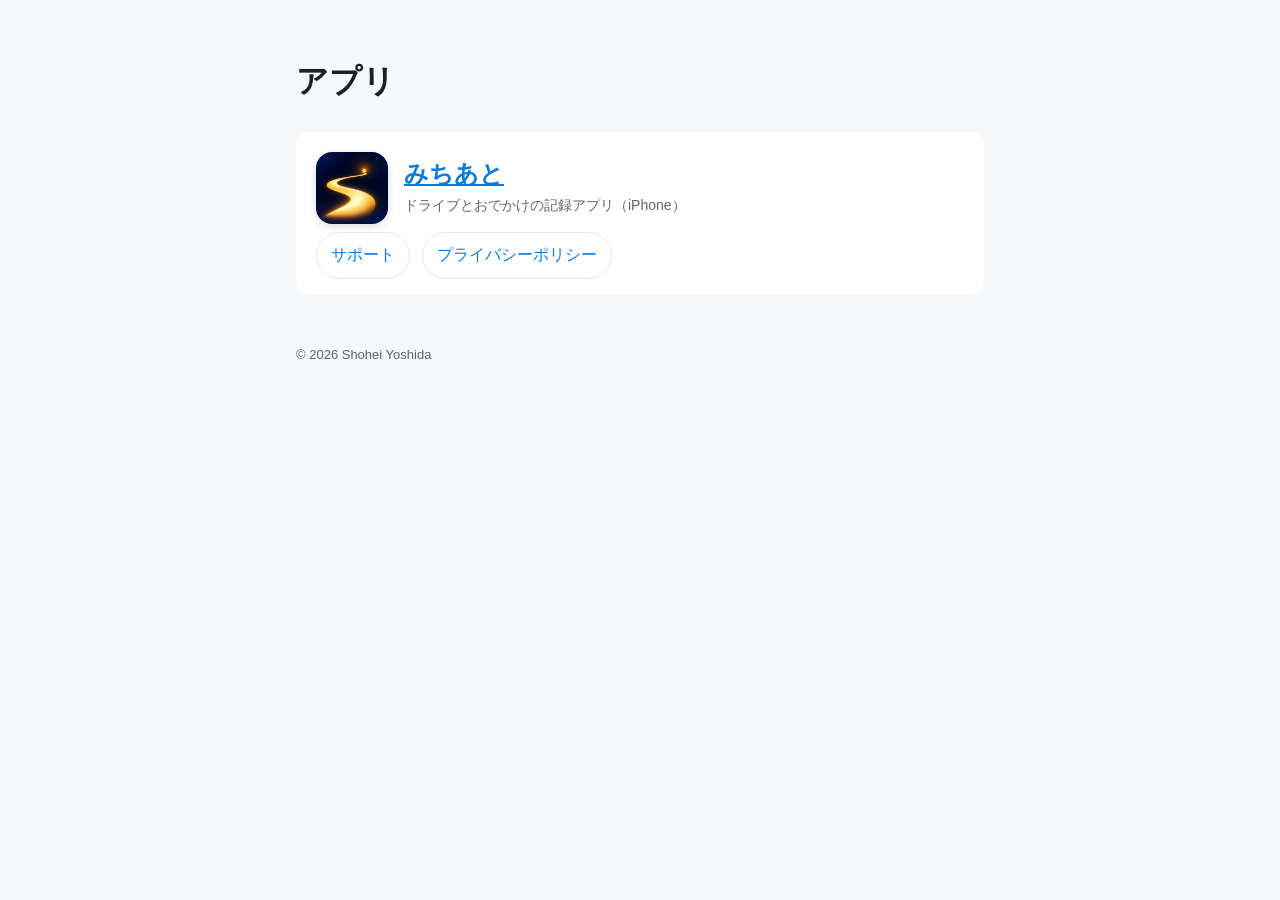
<file: index.html>
<!doctype html>
<html lang="ja">
<head>
<meta charset="utf-8">
<meta name="viewport" content="width=device-width, initial-scale=1">
<title>Shohei Yoshida のアプリ</title>
<link rel="stylesheet" href="michiato/style.css">
</head>
<body>
<main>
  <h1>アプリ</h1>
  <section class="card">
    <header class="app" style="margin:16px 0 8px">
      <img src="michiato/icon.png" alt="みちあと のアイコン">
      <div>
        <h1><a href="michiato/">みちあと</a></h1>
        <p>ドライブとおでかけの記録アプリ（iPhone）</p>
      </div>
    </header>
    <nav class="links">
      <a href="michiato/">サポート</a>
      <a href="michiato/privacy.html">プライバシーポリシー</a>
    </nav>
  </section>
  <footer><p>© 2026 Shohei Yoshida</p></footer>
</main>
</body>
</html>
</file>
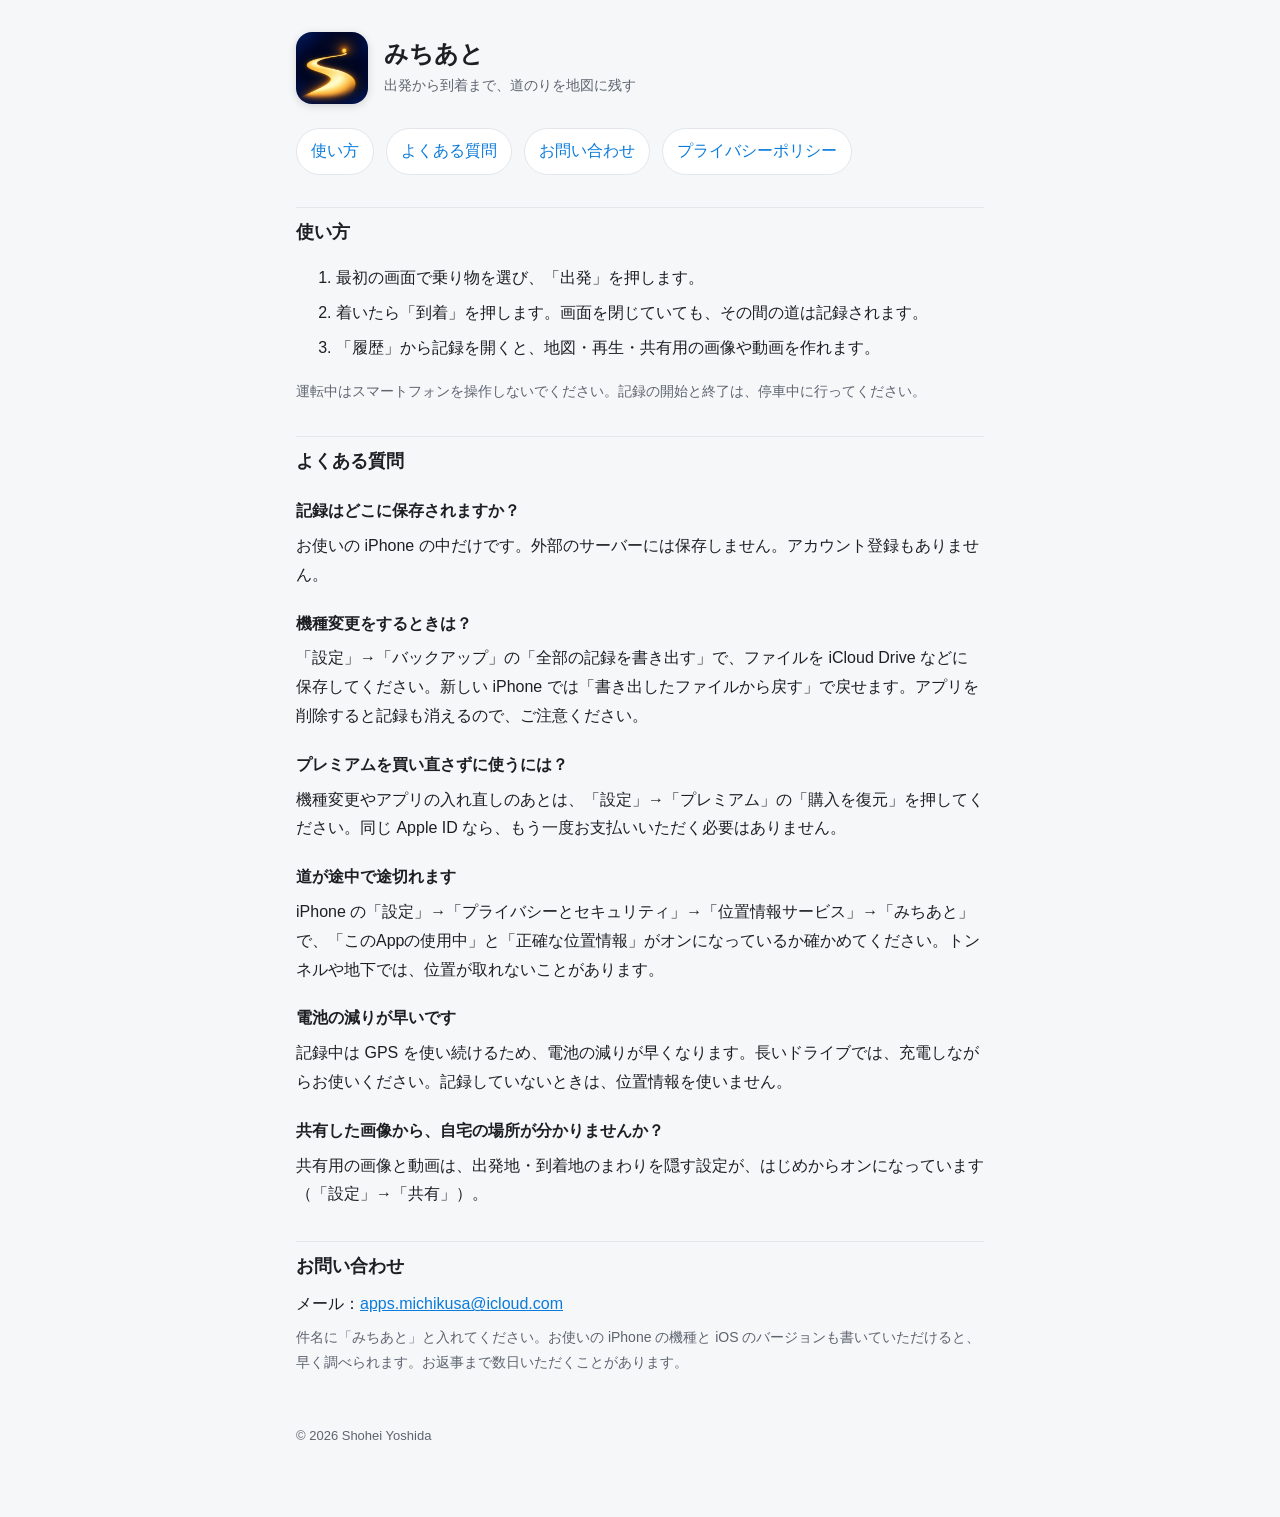
<file: michiato/index.html>
<!doctype html>
<html lang="ja">
<head>
<meta charset="utf-8">
<meta name="viewport" content="width=device-width, initial-scale=1">
<title>みちあと サポート</title>
<meta name="description" content="ドライブとおでかけの記録アプリ「みちあと」のサポートページです。使い方・よくある質問・お問い合わせ先。">
<link rel="stylesheet" href="style.css">
</head>
<body>
<main>
  <header class="app">
    <img src="icon.png" alt="みちあと のアイコン">
    <div>
      <h1>みちあと</h1>
      <p>出発から到着まで、道のりを地図に残す</p>
    </div>
  </header>

  <nav class="links">
    <a href="#howto">使い方</a>
    <a href="#faq">よくある質問</a>
    <a href="#contact">お問い合わせ</a>
    <a href="privacy.html">プライバシーポリシー</a>
  </nav>

  <h2 id="howto">使い方</h2>
  <ol>
    <li>最初の画面で乗り物を選び、「出発」を押します。</li>
    <li>着いたら「到着」を押します。画面を閉じていても、その間の道は記録されます。</li>
    <li>「履歴」から記録を開くと、地図・再生・共有用の画像や動画を作れます。</li>
  </ol>
  <p class="sub">運転中はスマートフォンを操作しないでください。記録の開始と終了は、停車中に行ってください。</p>

  <h2 id="faq">よくある質問</h2>

  <h3>記録はどこに保存されますか？</h3>
  <p>お使いの iPhone の中だけです。外部のサーバーには保存しません。アカウント登録もありません。</p>

  <h3>機種変更をするときは？</h3>
  <p>「設定」→「バックアップ」の「全部の記録を書き出す」で、ファイルを iCloud Drive などに保存してください。新しい iPhone では「書き出したファイルから戻す」で戻せます。アプリを削除すると記録も消えるので、ご注意ください。</p>

  <h3>プレミアムを買い直さずに使うには？</h3>
  <p>機種変更やアプリの入れ直しのあとは、「設定」→「プレミアム」の「購入を復元」を押してください。同じ Apple ID なら、もう一度お支払いいただく必要はありません。</p>

  <h3>道が途中で途切れます</h3>
  <p>iPhone の「設定」→「プライバシーとセキュリティ」→「位置情報サービス」→「みちあと」で、「このAppの使用中」と「正確な位置情報」がオンになっているか確かめてください。トンネルや地下では、位置が取れないことがあります。</p>

  <h3>電池の減りが早いです</h3>
  <p>記録中は GPS を使い続けるため、電池の減りが早くなります。長いドライブでは、充電しながらお使いください。記録していないときは、位置情報を使いません。</p>

  <h3>共有した画像から、自宅の場所が分かりませんか？</h3>
  <p>共有用の画像と動画は、出発地・到着地のまわりを隠す設定が、はじめからオンになっています（「設定」→「共有」）。</p>

  <h2 id="contact">お問い合わせ</h2>
  <p>メール：<a href="mailto:apps.michikusa@icloud.com?subject=%E3%81%BF%E3%81%A1%E3%81%82%E3%81%A8%20%E3%81%AB%E3%81%A4%E3%81%84%E3%81%A6">apps.michikusa@icloud.com</a></p>
  <p class="sub">件名に「みちあと」と入れてください。お使いの iPhone の機種と iOS のバージョンも書いていただけると、早く調べられます。お返事まで数日いただくことがあります。</p>

  <footer>
    <p>© 2026 Shohei Yoshida</p>
  </footer>
</main>
</body>
</html>
</file>
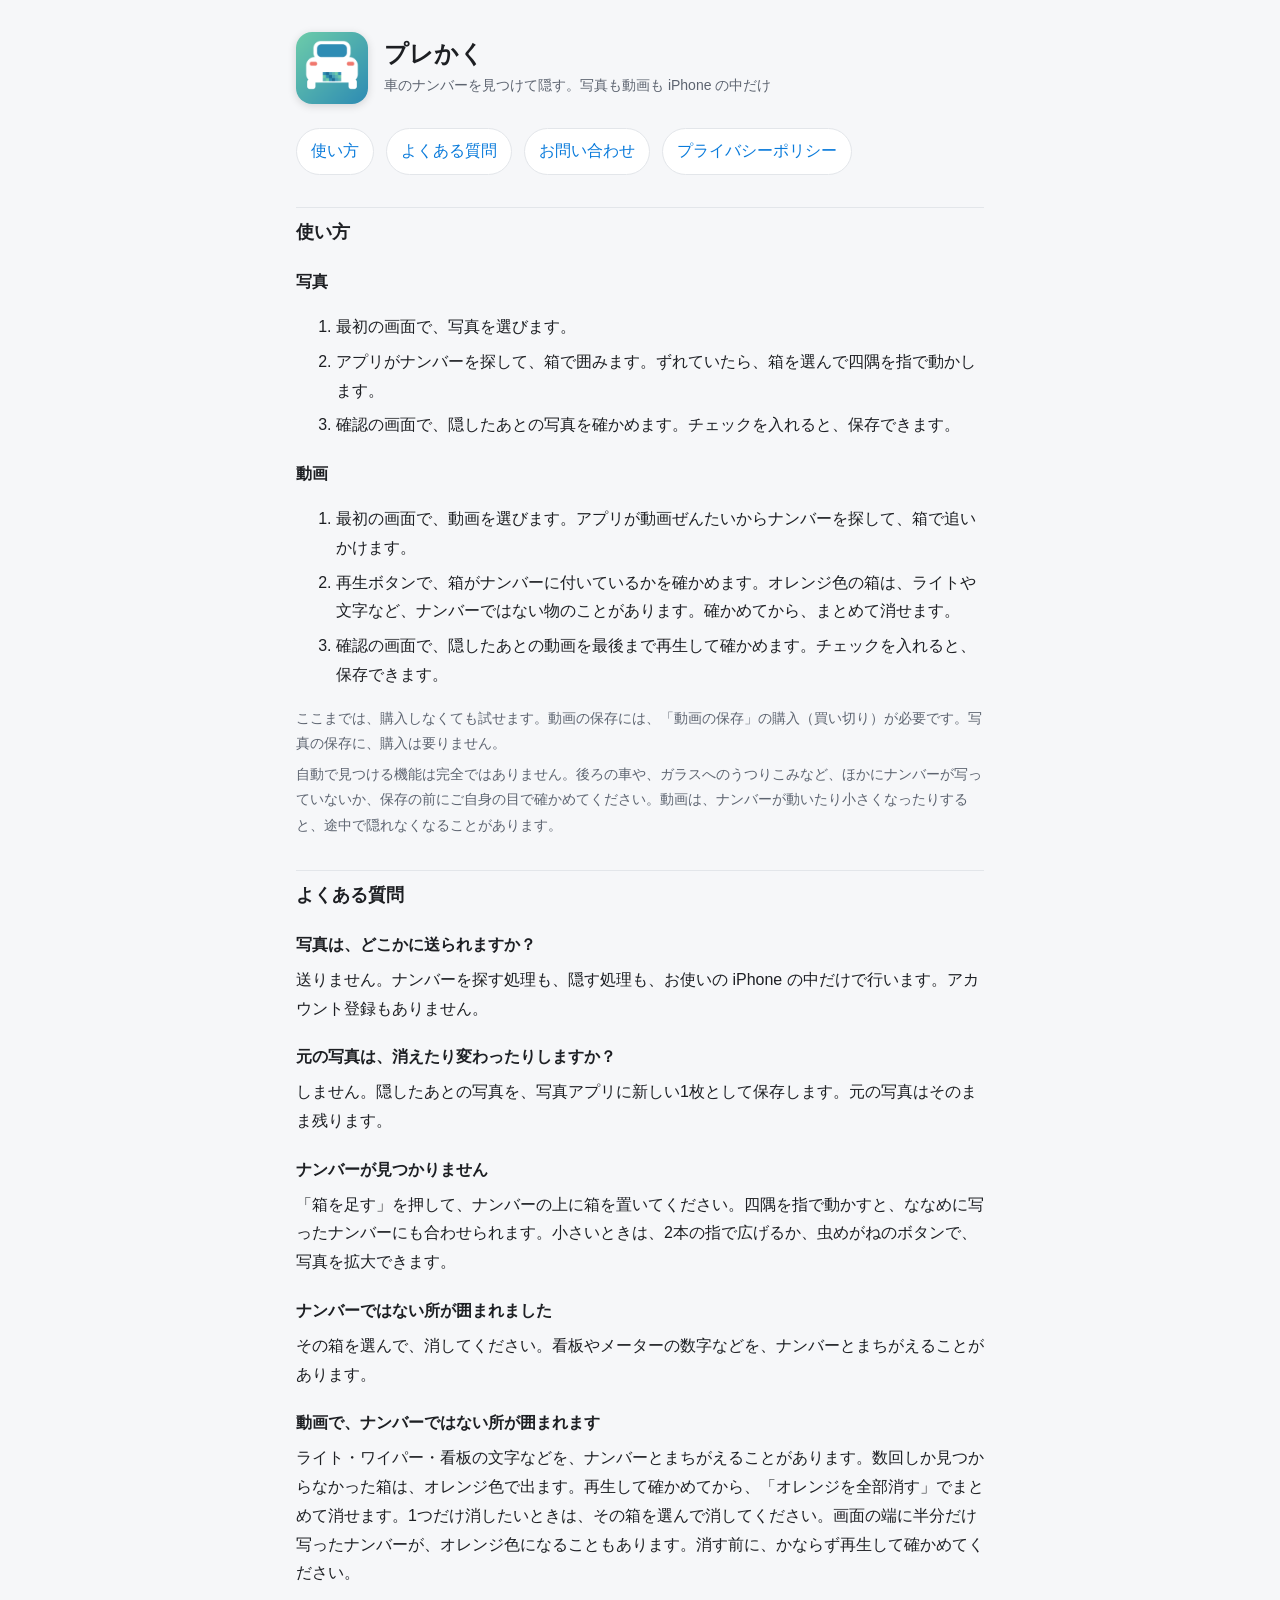
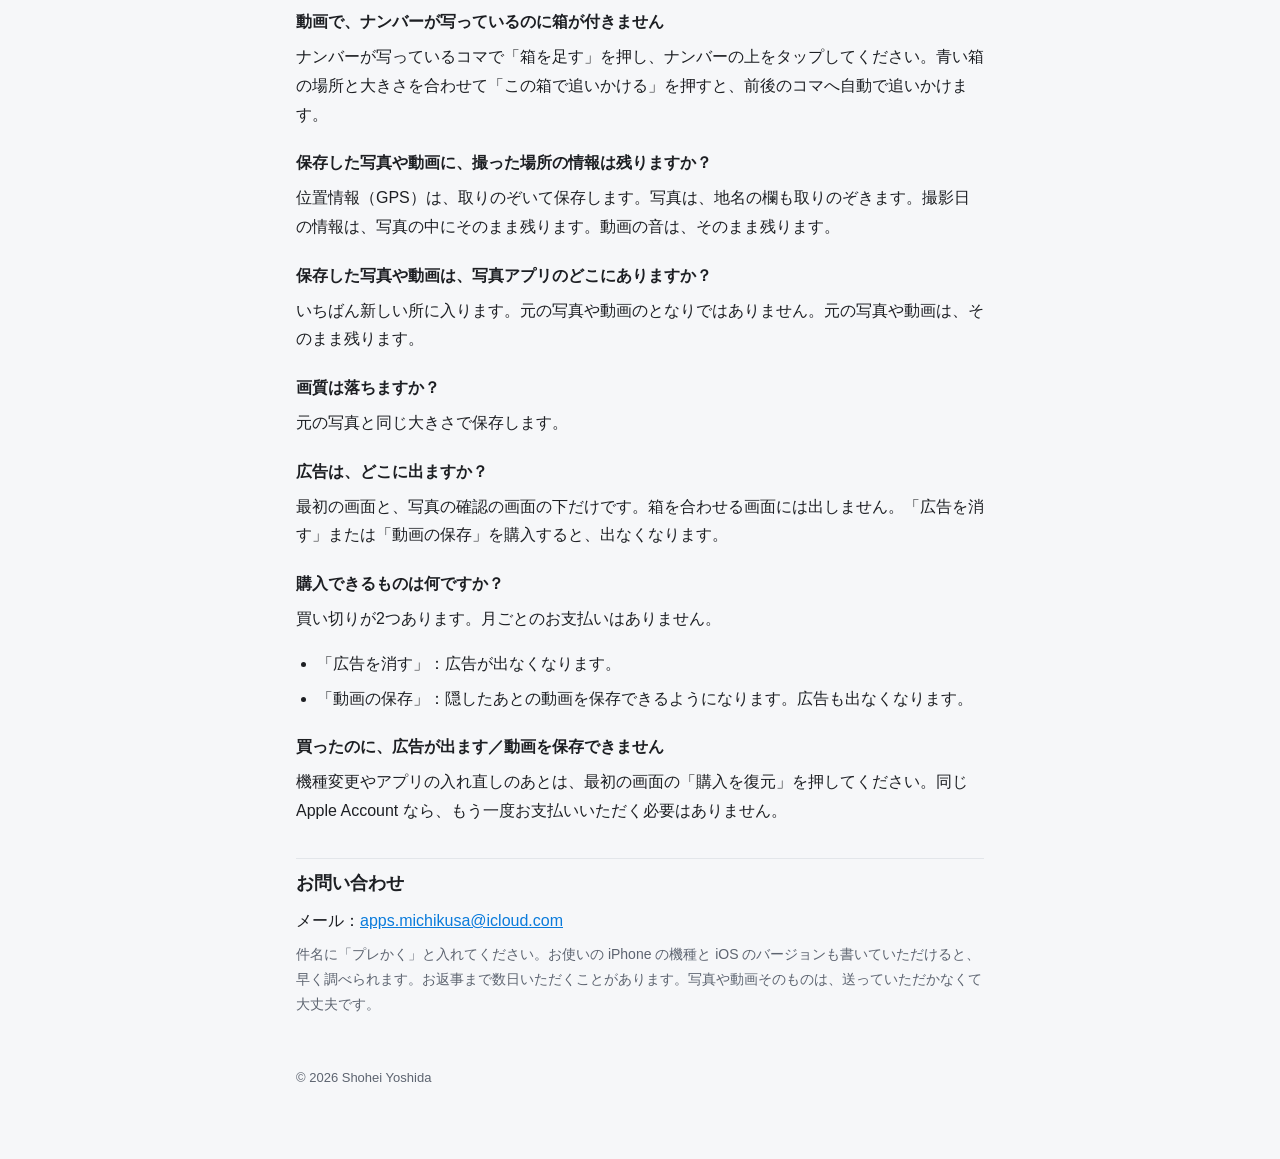
<file: prekaku/index.html>
<!doctype html>
<html lang="ja">
<head>
<meta charset="utf-8">
<meta name="viewport" content="width=device-width, initial-scale=1">
<title>プレかく サポート</title>
<meta name="description" content="写真と動画の、車のナンバープレートを隠すアプリ「プレかく」のサポートページです。使い方・よくある質問・お問い合わせ先。">
<link rel="stylesheet" href="style.css">
</head>
<body>
<main>
  <header class="app">
    <img src="icon.png" alt="プレかく のアイコン">
    <div>
      <h1>プレかく</h1>
      <p>車のナンバーを見つけて隠す。写真も動画も iPhone の中だけ</p>
    </div>
  </header>

  <nav class="links">
    <a href="#howto">使い方</a>
    <a href="#faq">よくある質問</a>
    <a href="#contact">お問い合わせ</a>
    <a href="privacy.html">プライバシーポリシー</a>
  </nav>

  <h2 id="howto">使い方</h2>
  <h3>写真</h3>
  <ol>
    <li>最初の画面で、写真を選びます。</li>
    <li>アプリがナンバーを探して、箱で囲みます。ずれていたら、箱を選んで四隅を指で動かします。</li>
    <li>確認の画面で、隠したあとの写真を確かめます。チェックを入れると、保存できます。</li>
  </ol>
  <h3>動画</h3>
  <ol>
    <li>最初の画面で、動画を選びます。アプリが動画ぜんたいからナンバーを探して、箱で追いかけます。</li>
    <li>再生ボタンで、箱がナンバーに付いているかを確かめます。オレンジ色の箱は、ライトや文字など、ナンバーではない物のことがあります。確かめてから、まとめて消せます。</li>
    <li>確認の画面で、隠したあとの動画を最後まで再生して確かめます。チェックを入れると、保存できます。</li>
  </ol>
  <p class="sub">ここまでは、購入しなくても試せます。動画の保存には、「動画の保存」の購入（買い切り）が必要です。写真の保存に、購入は要りません。</p>
  <p class="sub">自動で見つける機能は完全ではありません。後ろの車や、ガラスへのうつりこみなど、ほかにナンバーが写っていないか、保存の前にご自身の目で確かめてください。動画は、ナンバーが動いたり小さくなったりすると、途中で隠れなくなることがあります。</p>

  <h2 id="faq">よくある質問</h2>

  <h3>写真は、どこかに送られますか？</h3>
  <p>送りません。ナンバーを探す処理も、隠す処理も、お使いの iPhone の中だけで行います。アカウント登録もありません。</p>

  <h3>元の写真は、消えたり変わったりしますか？</h3>
  <p>しません。隠したあとの写真を、写真アプリに新しい1枚として保存します。元の写真はそのまま残ります。</p>

  <h3>ナンバーが見つかりません</h3>
  <p>「箱を足す」を押して、ナンバーの上に箱を置いてください。四隅を指で動かすと、ななめに写ったナンバーにも合わせられます。小さいときは、2本の指で広げるか、虫めがねのボタンで、写真を拡大できます。</p>

  <h3>ナンバーではない所が囲まれました</h3>
  <p>その箱を選んで、消してください。看板やメーターの数字などを、ナンバーとまちがえることがあります。</p>

  <h3>動画で、ナンバーではない所が囲まれます</h3>
  <p>ライト・ワイパー・看板の文字などを、ナンバーとまちがえることがあります。数回しか見つからなかった箱は、オレンジ色で出ます。再生して確かめてから、「オレンジを全部消す」でまとめて消せます。1つだけ消したいときは、その箱を選んで消してください。画面の端に半分だけ写ったナンバーが、オレンジ色になることもあります。消す前に、かならず再生して確かめてください。</p>

  <h3>動画で、ナンバーが写っているのに箱が付きません</h3>
  <p>ナンバーが写っているコマで「箱を足す」を押し、ナンバーの上をタップしてください。青い箱の場所と大きさを合わせて「この箱で追いかける」を押すと、前後のコマへ自動で追いかけます。</p>

  <h3>保存した写真や動画に、撮った場所の情報は残りますか？</h3>
  <p>位置情報（GPS）は、取りのぞいて保存します。写真は、地名の欄も取りのぞきます。撮影日の情報は、写真の中にそのまま残ります。動画の音は、そのまま残ります。</p>

  <h3>保存した写真や動画は、写真アプリのどこにありますか？</h3>
  <p>いちばん新しい所に入ります。元の写真や動画のとなりではありません。元の写真や動画は、そのまま残ります。</p>

  <h3>画質は落ちますか？</h3>
  <p>元の写真と同じ大きさで保存します。</p>

  <h3>広告は、どこに出ますか？</h3>
  <p>最初の画面と、写真の確認の画面の下だけです。箱を合わせる画面には出しません。「広告を消す」または「動画の保存」を購入すると、出なくなります。</p>

  <h3>購入できるものは何ですか？</h3>
  <p>買い切りが2つあります。月ごとのお支払いはありません。</p>
  <ul>
    <li>「広告を消す」：広告が出なくなります。</li>
    <li>「動画の保存」：隠したあとの動画を保存できるようになります。広告も出なくなります。</li>
  </ul>

  <h3>買ったのに、広告が出ます／動画を保存できません</h3>
  <p>機種変更やアプリの入れ直しのあとは、最初の画面の「購入を復元」を押してください。同じ Apple Account なら、もう一度お支払いいただく必要はありません。</p>

  <h2 id="contact">お問い合わせ</h2>
  <p>メール：<a href="mailto:apps.michikusa@icloud.com?subject=%E3%83%97%E3%83%AC%E3%81%8B%E3%81%8F%20%E3%81%AB%E3%81%A4%E3%81%84%E3%81%A6">apps.michikusa@icloud.com</a></p>
  <p class="sub">件名に「プレかく」と入れてください。お使いの iPhone の機種と iOS のバージョンも書いていただけると、早く調べられます。お返事まで数日いただくことがあります。写真や動画そのものは、送っていただかなくて大丈夫です。</p>

  <footer>
    <p>© 2026 Shohei Yoshida</p>
  </footer>
</main>
</body>
</html>
</file>
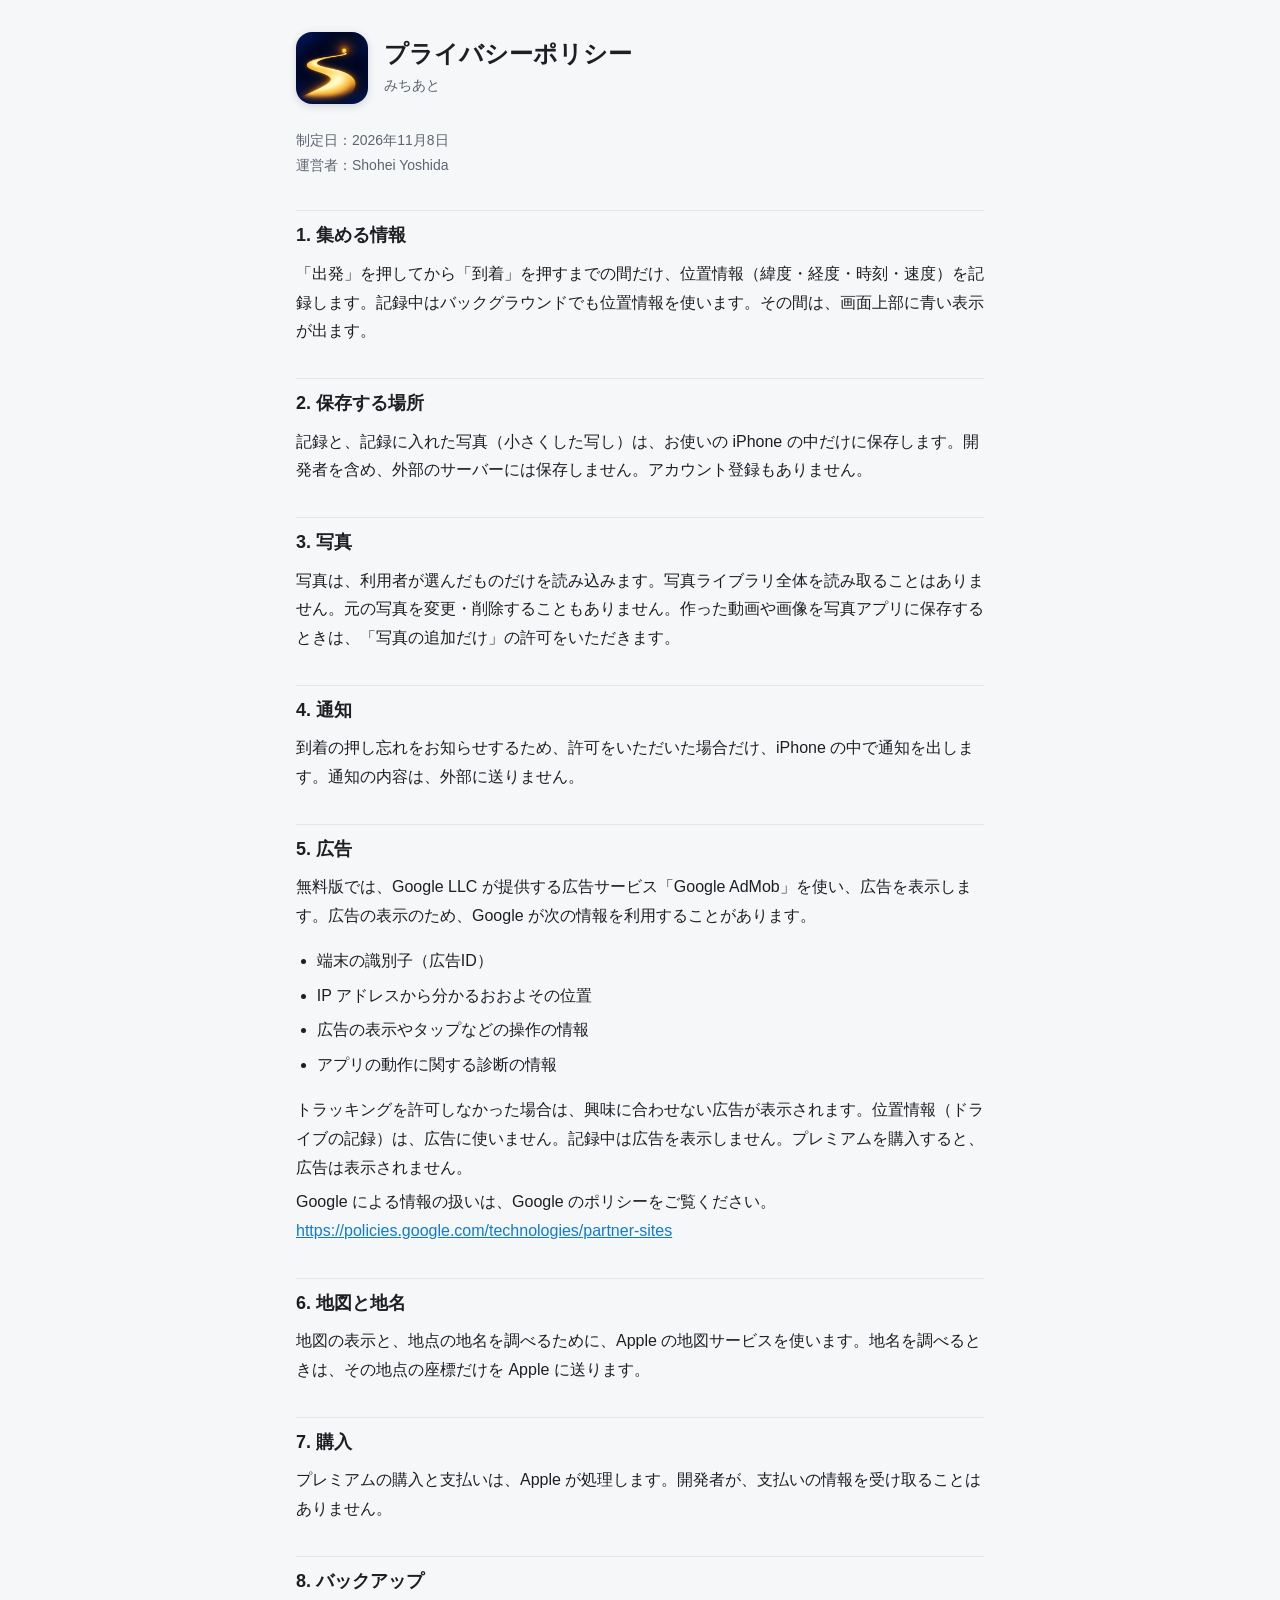
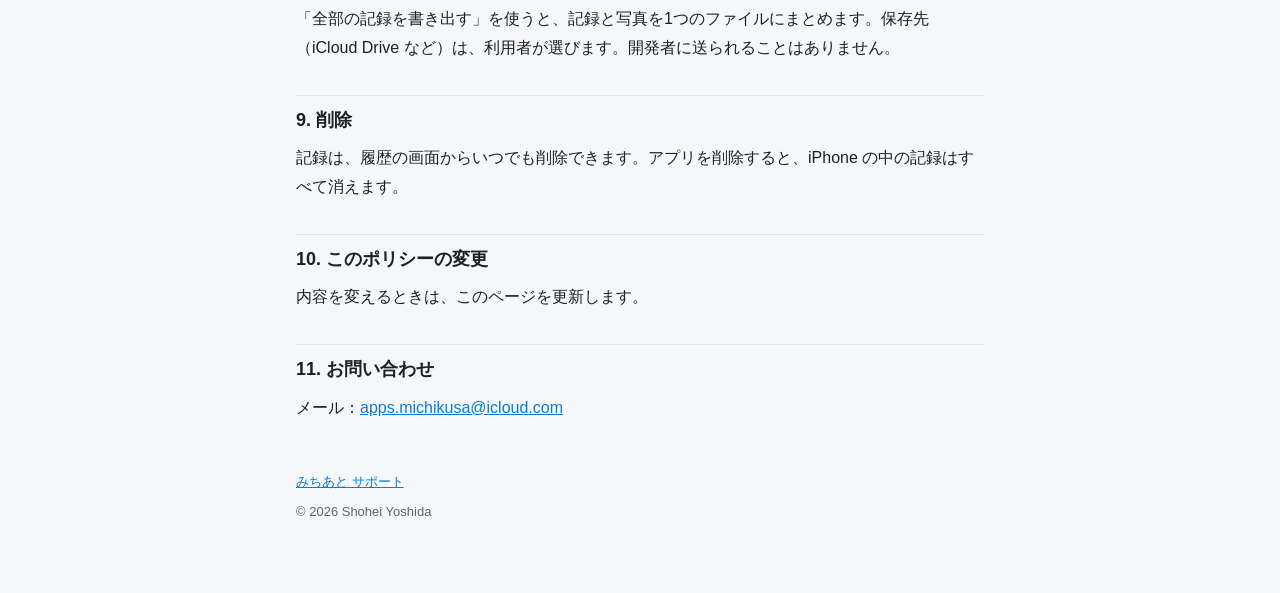
<file: michiato/privacy.html>
<!doctype html>
<html lang="ja">
<head>
<meta charset="utf-8">
<meta name="viewport" content="width=device-width, initial-scale=1">
<title>みちあと プライバシーポリシー</title>
<meta name="description" content="ドライブとおでかけの記録アプリ「みちあと」のプライバシーポリシーです。">
<link rel="stylesheet" href="style.css">
</head>
<body>
<main>
  <header class="app">
    <img src="icon.png" alt="みちあと のアイコン">
    <div>
      <h1>プライバシーポリシー</h1>
      <p>みちあと</p>
    </div>
  </header>

  <p class="sub">制定日：2026年11月8日<br>運営者：Shohei Yoshida</p>

  <h2>1. 集める情報</h2>
  <p>「出発」を押してから「到着」を押すまでの間だけ、位置情報（緯度・経度・時刻・速度）を記録します。記録中はバックグラウンドでも位置情報を使います。その間は、画面上部に青い表示が出ます。</p>

  <h2>2. 保存する場所</h2>
  <p>記録と、記録に入れた写真（小さくした写し）は、お使いの iPhone の中だけに保存します。開発者を含め、外部のサーバーには保存しません。アカウント登録もありません。</p>

  <h2>3. 写真</h2>
  <p>写真は、利用者が選んだものだけを読み込みます。写真ライブラリ全体を読み取ることはありません。元の写真を変更・削除することもありません。作った動画や画像を写真アプリに保存するときは、「写真の追加だけ」の許可をいただきます。</p>

  <h2>4. 通知</h2>
  <p>到着の押し忘れをお知らせするため、許可をいただいた場合だけ、iPhone の中で通知を出します。通知の内容は、外部に送りません。</p>

  <h2>5. 広告</h2>
  <p>無料版では、Google LLC が提供する広告サービス「Google AdMob」を使い、広告を表示します。広告の表示のため、Google が次の情報を利用することがあります。</p>
  <ul>
    <li>端末の識別子（広告ID）</li>
    <li>IP アドレスから分かるおおよその位置</li>
    <li>広告の表示やタップなどの操作の情報</li>
    <li>アプリの動作に関する診断の情報</li>
  </ul>
  <p>トラッキングを許可しなかった場合は、興味に合わせない広告が表示されます。位置情報（ドライブの記録）は、広告に使いません。記録中は広告を表示しません。プレミアムを購入すると、広告は表示されません。</p>
  <p>Google による情報の扱いは、Google のポリシーをご覧ください。<br><a href="https://policies.google.com/technologies/partner-sites">https://policies.google.com/technologies/partner-sites</a></p>

  <h2>6. 地図と地名</h2>
  <p>地図の表示と、地点の地名を調べるために、Apple の地図サービスを使います。地名を調べるときは、その地点の座標だけを Apple に送ります。</p>

  <h2>7. 購入</h2>
  <p>プレミアムの購入と支払いは、Apple が処理します。開発者が、支払いの情報を受け取ることはありません。</p>

  <h2>8. バックアップ</h2>
  <p>「全部の記録を書き出す」を使うと、記録と写真を1つのファイルにまとめます。保存先（iCloud Drive など）は、利用者が選びます。開発者に送られることはありません。</p>

  <h2>9. 削除</h2>
  <p>記録は、履歴の画面からいつでも削除できます。アプリを削除すると、iPhone の中の記録はすべて消えます。</p>

  <h2>10. このポリシーの変更</h2>
  <p>内容を変えるときは、このページを更新します。</p>

  <h2>11. お問い合わせ</h2>
  <p>メール：<a href="mailto:apps.michikusa@icloud.com?subject=%E3%81%BF%E3%81%A1%E3%81%82%E3%81%A8%20%E3%81%AB%E3%81%A4%E3%81%84%E3%81%A6">apps.michikusa@icloud.com</a></p>

  <footer>
    <p><a href="index.html">みちあと サポート</a></p>
    <p>© 2026 Shohei Yoshida</p>
  </footer>
</main>
</body>
</html>
</file>
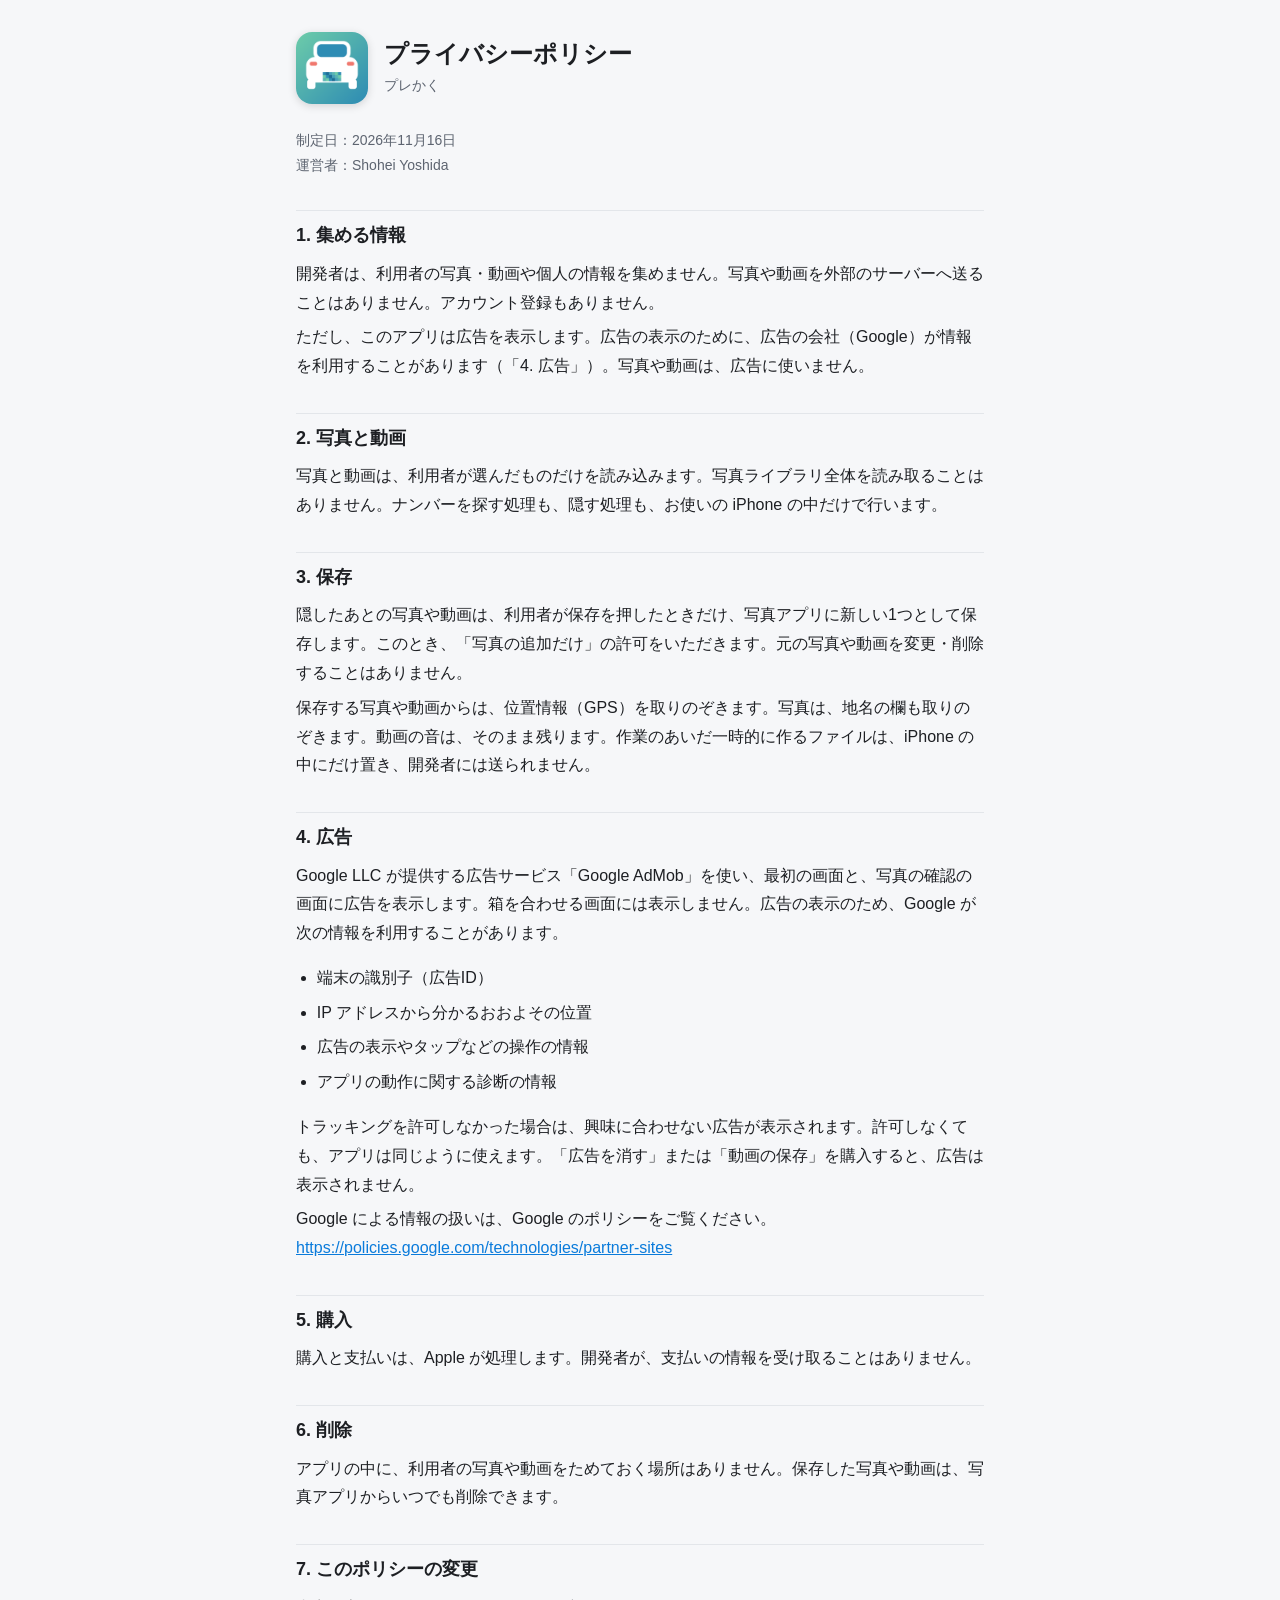
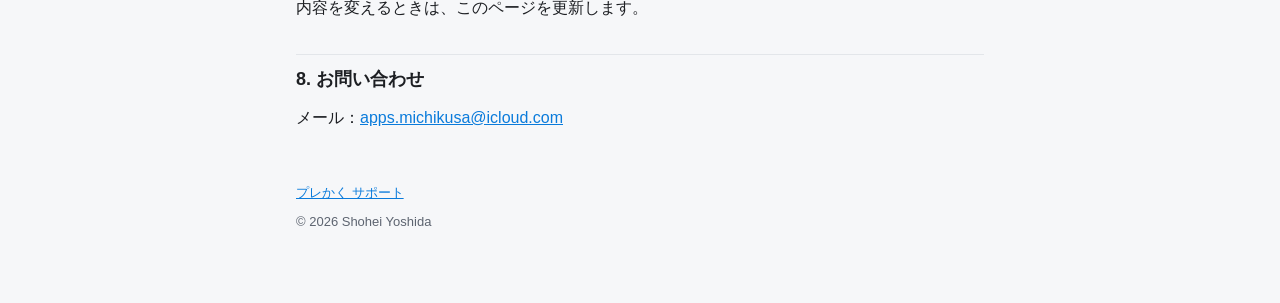
<file: prekaku/privacy.html>
<!doctype html>
<html lang="ja">
<head>
<meta charset="utf-8">
<meta name="viewport" content="width=device-width, initial-scale=1">
<title>プレかく プライバシーポリシー</title>
<meta name="description" content="写真と動画の、車のナンバープレートを隠すアプリ「プレかく」のプライバシーポリシーです。">
<link rel="stylesheet" href="style.css">
</head>
<body>
<main>
  <header class="app">
    <img src="icon.png" alt="プレかく のアイコン">
    <div>
      <h1>プライバシーポリシー</h1>
      <p>プレかく</p>
    </div>
  </header>

  <p class="sub">制定日：2026年11月16日<br>運営者：Shohei Yoshida</p>

  <h2>1. 集める情報</h2>
  <p>開発者は、利用者の写真・動画や個人の情報を集めません。写真や動画を外部のサーバーへ送ることはありません。アカウント登録もありません。</p>
  <p>ただし、このアプリは広告を表示します。広告の表示のために、広告の会社（Google）が情報を利用することがあります（「4. 広告」）。写真や動画は、広告に使いません。</p>

  <h2>2. 写真と動画</h2>
  <p>写真と動画は、利用者が選んだものだけを読み込みます。写真ライブラリ全体を読み取ることはありません。ナンバーを探す処理も、隠す処理も、お使いの iPhone の中だけで行います。</p>

  <h2>3. 保存</h2>
  <p>隠したあとの写真や動画は、利用者が保存を押したときだけ、写真アプリに新しい1つとして保存します。このとき、「写真の追加だけ」の許可をいただきます。元の写真や動画を変更・削除することはありません。</p>
  <p>保存する写真や動画からは、位置情報（GPS）を取りのぞきます。写真は、地名の欄も取りのぞきます。動画の音は、そのまま残ります。作業のあいだ一時的に作るファイルは、iPhone の中にだけ置き、開発者には送られません。</p>

  <h2>4. 広告</h2>
  <p>Google LLC が提供する広告サービス「Google AdMob」を使い、最初の画面と、写真の確認の画面に広告を表示します。箱を合わせる画面には表示しません。広告の表示のため、Google が次の情報を利用することがあります。</p>
  <ul>
    <li>端末の識別子（広告ID）</li>
    <li>IP アドレスから分かるおおよその位置</li>
    <li>広告の表示やタップなどの操作の情報</li>
    <li>アプリの動作に関する診断の情報</li>
  </ul>
  <p>トラッキングを許可しなかった場合は、興味に合わせない広告が表示されます。許可しなくても、アプリは同じように使えます。「広告を消す」または「動画の保存」を購入すると、広告は表示されません。</p>
  <p>Google による情報の扱いは、Google のポリシーをご覧ください。<br><a href="https://policies.google.com/technologies/partner-sites">https://policies.google.com/technologies/partner-sites</a></p>

  <h2>5. 購入</h2>
  <p>購入と支払いは、Apple が処理します。開発者が、支払いの情報を受け取ることはありません。</p>

  <h2>6. 削除</h2>
  <p>アプリの中に、利用者の写真や動画をためておく場所はありません。保存した写真や動画は、写真アプリからいつでも削除できます。</p>

  <h2>7. このポリシーの変更</h2>
  <p>内容を変えるときは、このページを更新します。</p>

  <h2>8. お問い合わせ</h2>
  <p>メール：<a href="mailto:apps.michikusa@icloud.com?subject=%E3%83%97%E3%83%AC%E3%81%8B%E3%81%8F%20%E3%81%AB%E3%81%A4%E3%81%84%E3%81%A6">apps.michikusa@icloud.com</a></p>

  <footer>
    <p><a href="index.html">プレかく サポート</a></p>
    <p>© 2026 Shohei Yoshida</p>
  </footer>
</main>
</body>
</html>
</file>
<file: michiato/style.css>
:root {
  --bg: #f6f7f9;
  --card: #ffffff;
  --text: #1d1f23;
  --sub: #5d6470;
  --line: #e3e6ea;
  --accent: #0a7bdb;
}
@media (prefers-color-scheme: dark) {
  :root {
    --bg: #111317;
    --card: #1b1e24;
    --text: #eceef2;
    --sub: #a3aab6;
    --line: #2c3038;
    --accent: #4aa8ff;
  }
}
* { box-sizing: border-box; }
html { -webkit-text-size-adjust: 100%; }
body {
  margin: 0;
  background: var(--bg);
  color: var(--text);
  font-family: -apple-system, BlinkMacSystemFont, "Hiragino Sans", "Hiragino Kaku Gothic ProN", "Noto Sans JP", sans-serif;
  line-height: 1.8;
  font-size: 16px;
}
main { max-width: 720px; margin: 0 auto; padding: 32px 16px 64px; }
header.app { display: flex; align-items: center; gap: 16px; margin-bottom: 24px; }
header.app img { width: 72px; height: 72px; border-radius: 16px; box-shadow: 0 2px 8px rgba(0,0,0,.15); }
header.app h1 { margin: 0; font-size: 24px; line-height: 1.3; }
header.app p { margin: 4px 0 0; color: var(--sub); font-size: 14px; }
h2 { font-size: 18px; margin: 32px 0 8px; padding-top: 8px; border-top: 1px solid var(--line); }
h3 { font-size: 16px; margin: 20px 0 4px; }
section.card { background: var(--card); border-radius: 14px; padding: 4px 20px 16px; margin: 16px 0; }
p, li { margin: 6px 0; }
ul { padding-left: 1.3em; }
a { color: var(--accent); }
.sub { color: var(--sub); font-size: 14px; }
nav.links { display: flex; flex-wrap: wrap; gap: 12px; margin: 8px 0 0; }
nav.links a { display: inline-block; padding: 8px 14px; border-radius: 999px; background: var(--card); text-decoration: none; border: 1px solid var(--line); }
footer { margin-top: 48px; color: var(--sub); font-size: 13px; }
</file>
<file: prekaku/style.css>
:root {
  --bg: #f6f7f9;
  --card: #ffffff;
  --text: #1d1f23;
  --sub: #5d6470;
  --line: #e3e6ea;
  --accent: #0a7bdb;
}
@media (prefers-color-scheme: dark) {
  :root {
    --bg: #111317;
    --card: #1b1e24;
    --text: #eceef2;
    --sub: #a3aab6;
    --line: #2c3038;
    --accent: #4aa8ff;
  }
}
* { box-sizing: border-box; }
html { -webkit-text-size-adjust: 100%; }
body {
  margin: 0;
  background: var(--bg);
  color: var(--text);
  font-family: -apple-system, BlinkMacSystemFont, "Hiragino Sans", "Hiragino Kaku Gothic ProN", "Noto Sans JP", sans-serif;
  line-height: 1.8;
  font-size: 16px;
}
main { max-width: 720px; margin: 0 auto; padding: 32px 16px 64px; }
header.app { display: flex; align-items: center; gap: 16px; margin-bottom: 24px; }
header.app img { width: 72px; height: 72px; border-radius: 16px; box-shadow: 0 2px 8px rgba(0,0,0,.15); }
header.app h1 { margin: 0; font-size: 24px; line-height: 1.3; }
header.app p { margin: 4px 0 0; color: var(--sub); font-size: 14px; }
h2 { font-size: 18px; margin: 32px 0 8px; padding-top: 8px; border-top: 1px solid var(--line); }
h3 { font-size: 16px; margin: 20px 0 4px; }
section.card { background: var(--card); border-radius: 14px; padding: 4px 20px 16px; margin: 16px 0; }
p, li { margin: 6px 0; }
ul { padding-left: 1.3em; }
a { color: var(--accent); }
.sub { color: var(--sub); font-size: 14px; }
nav.links { display: flex; flex-wrap: wrap; gap: 12px; margin: 8px 0 0; }
nav.links a { display: inline-block; padding: 8px 14px; border-radius: 999px; background: var(--card); text-decoration: none; border: 1px solid var(--line); }
footer { margin-top: 48px; color: var(--sub); font-size: 13px; }
</file>
